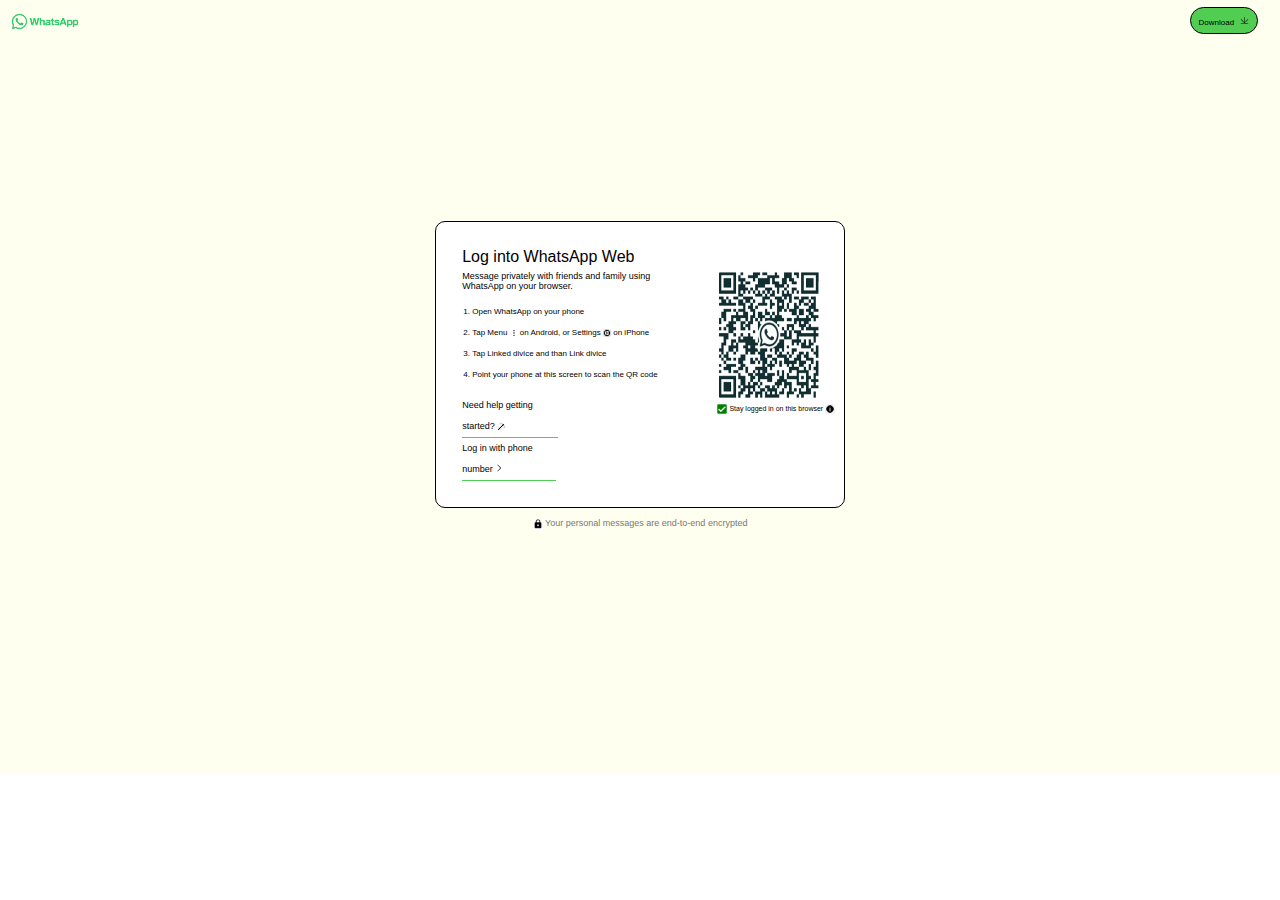
<file: index.html>
<!DOCTYPE html>
<html lang="en">
<head>
    <meta charset="UTF-8">
    <meta name="viewport" content="width=device-width, initial-scale=1.0">
    <title>WhatsApp</title>
    
    <link rel="icon" type="image/x-icon" href="Untitled_design-removebg-preview.png">
    <link rel="stylesheet" href="wstyle.css">
</head>
<body>
    <div class="main">
        <div class="head">
            <div class="what_logo_div">
                <img class="what_logo" src="whatsapp_images-removebg-preview.png" alt="whatsapp image">
            </div>
            <div class="btn_div">
                <button class="btn">
                    <div class="m_div_btn">
                        <div class="btn_content_d">
                             Download
                        </div>
                        
                            <span>
                               <img class="download_icon " src="download.svg"  alt="">
                           </span>
                    </div>
                </button>
            </div>
        </div>
        
        <div class="main_2">
            <div class="a1">
                <div class="a2">
                    <div class="a3">
                        <div class="first">
                            <div >Log into WhatsApp Web</div>
                        </div>

                        <div>
                            <div class="_2a fs fc">Message privately with friends and family using WhatsApp on your browser.
                            </div>
                        </div>

                        <div>
                            <ol class="ol_list fc">
                                <li>Open WhatsApp on your phone</li>
                                <li>Tap 
                                    <strong class="strong_elem">Menu</strong>
                                    <div class="menu_icon_div">
                                        <span>
                                            <img class="menu_icon" src="menu.svg" alt="">
                                        </span>
                                    </div>
                                    on Android, or 
                                    <strong class="strong_elem">
                                        Settings
                                         <div class="setting_icon_div">
                                            <img class="setting_icon" src="setting icon.png" alt="setting icon">
                                        </div>
                                    </strong>
                                    on iPhone
                                </li>
                                <li>
                                    Tap Linked divice and than Link divice
                                </li>
                                <li>
                                    <span>
                                        Point your phone at this screen to scan the QR code
                                    </span>
                                </li>
                            </ol>
    
                            <div class="need fs fc line_height">Need help getting started?
                                 <span>
                                    <img class="arrow_icon" src="arrow forward.png" alt="arrow">
                                  </span>
                            </div>
                            
                            <div class="log fs fc line_height">Log in with phone number 
                                <span>
                                    <img class="chevron_icon" src="chevron.svg" alt="">
                                </span>
                            </div>
                        </div>
                    </div>
                    <div class="a4">
                        <div class="scanner_div">
                            <img class="what_scanner" src="whatsapp scanner.png" alt="">
                        </div>
                        <div class="stay_logged fs_2">
                            <span>
                                <img class="chack" src="green check.png" alt="">
                            </span>
                            Stay logged in on this browser
                            <span>
                                <img class="i_icon" src="i icon.png" alt="">
                            </span>
                        </div>
    
                    </div>
                </div>
  
                
            </div>
            <div class="l_a fs">
                <span><img class="lock_icon" src="lock2.png" alt=""></span>
                <div class="last_1">Your personal messages are end-to-end encrypted</div>
            </div>
        </div>
    </div>
    
    
</body>
</html>
</file>
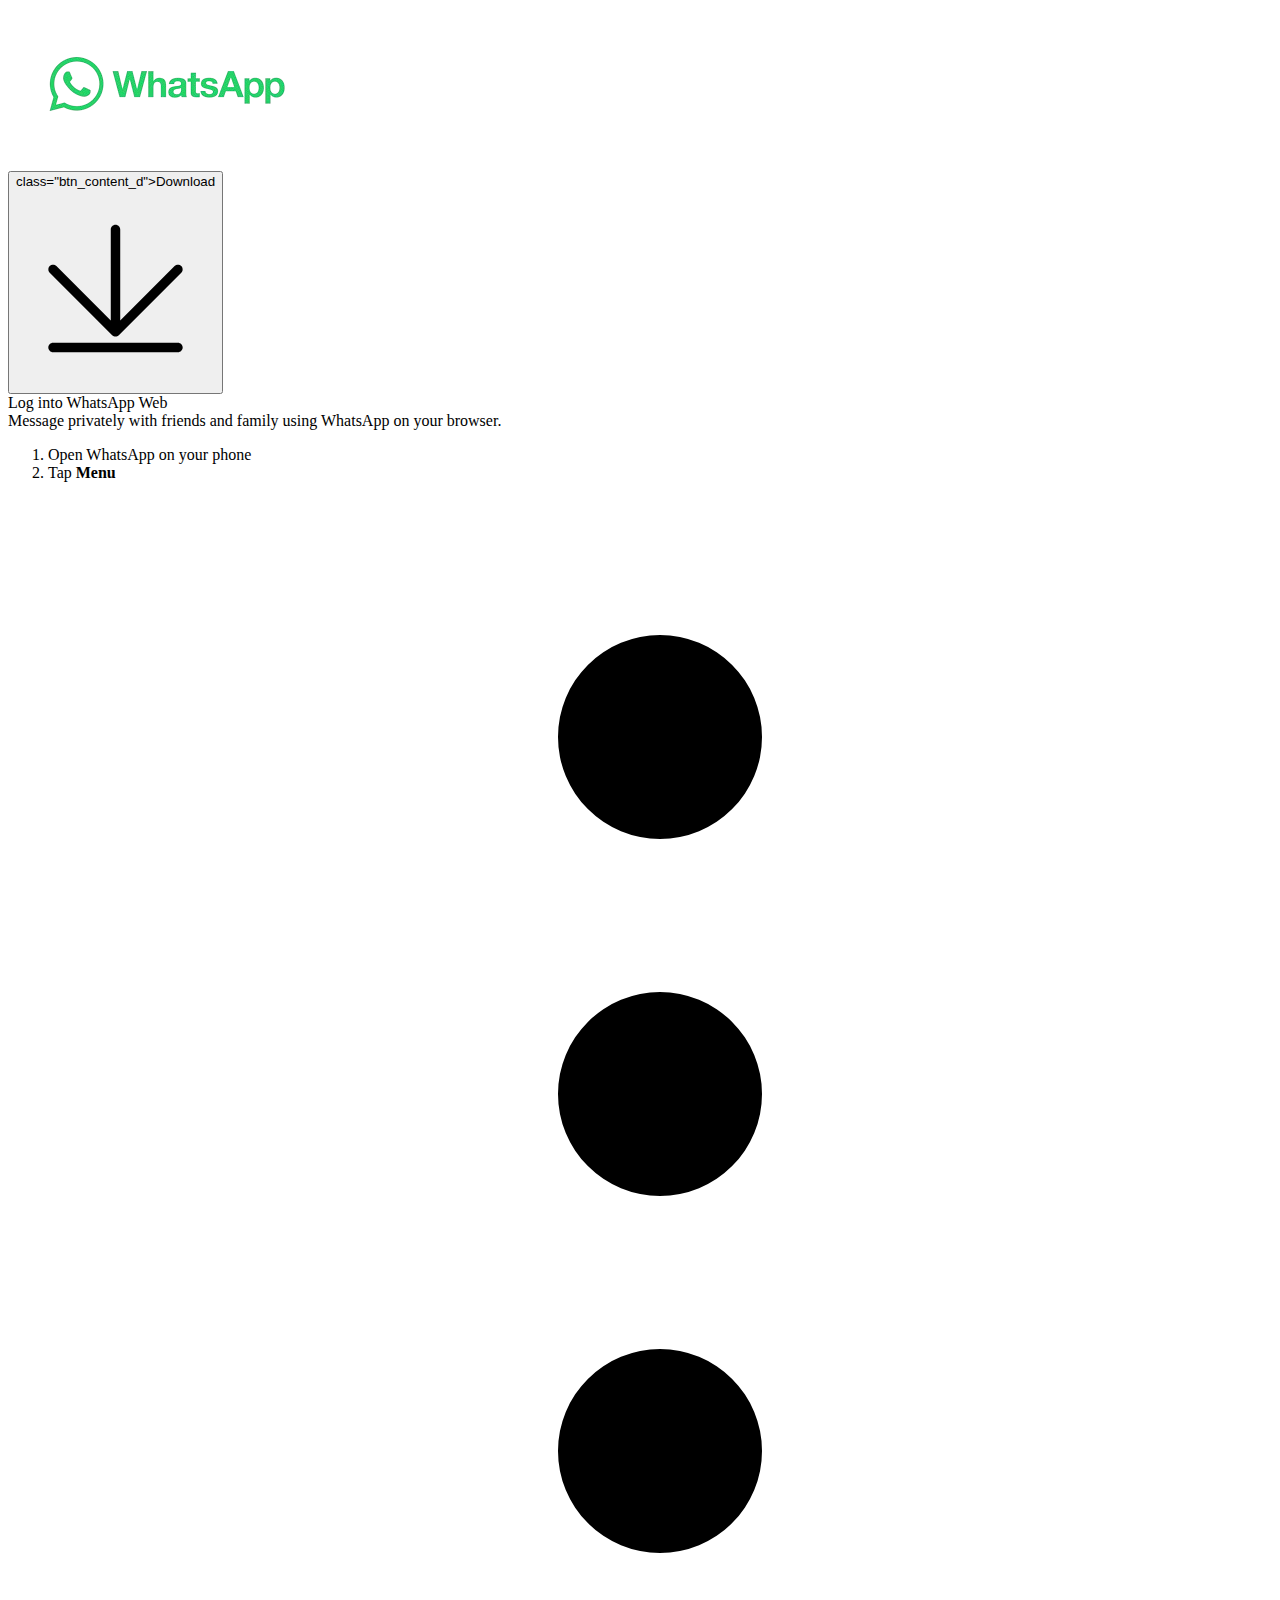
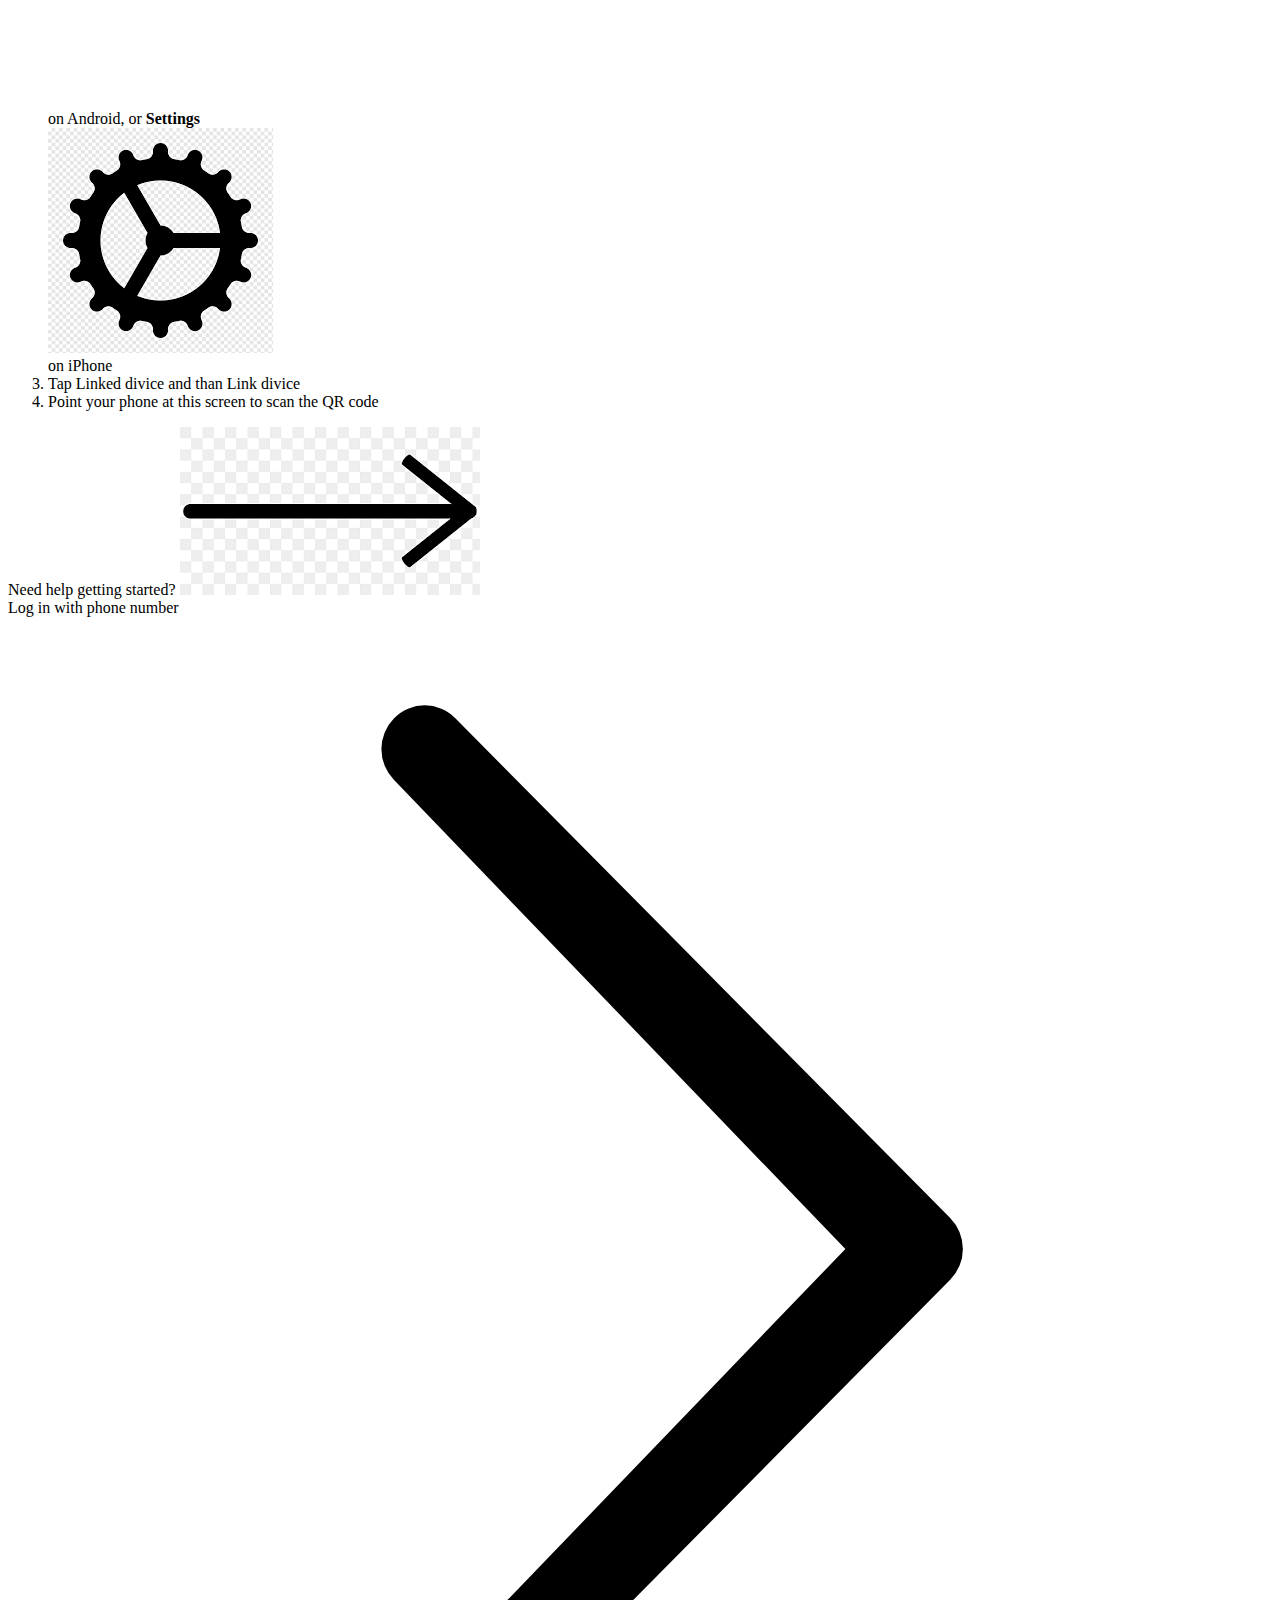
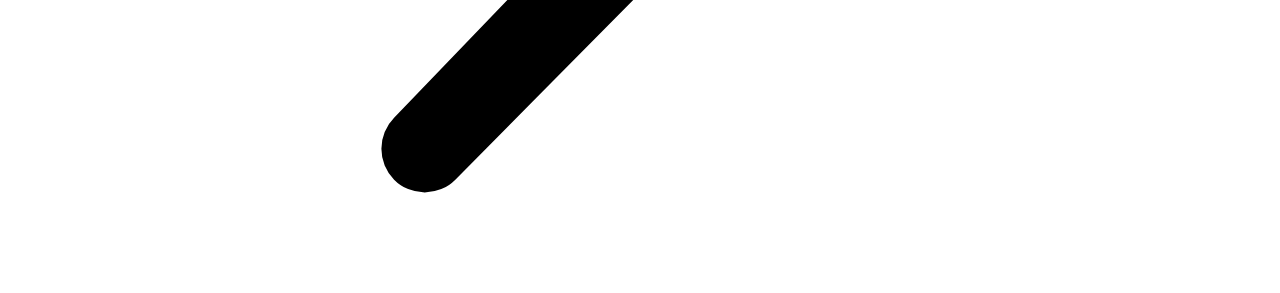
<file: temp.html>
<!DOCTYPE html>
<html lang="en">
<head>
    <meta charset="UTF-8">
    <meta name="viewport" content="width=device-width, initial-scale=1.0">
    <title>Document</title>
</head>
<body>
    <div class="main">
        <div class="head">
            <div class="what_logo_div">
                <img class="what_logo" src="whatsapp_images-removebg-preview.png" alt="whatsapp image">
            </div>
            <div class="btn_div">
                <button class="btn">
                    <div class="m_div_btn">
                        <div>
                            class="btn_content_d">Download
                        </div>
                         <span>
                            <img class="download_icon " src="download.svg" alt="">
                        </span>
                    </div>
                </button>
            </div>
        </div>
        
        <div class="main_2">
            <div class="a1">
                <div class="a2">
                    <div class="a3">
                        <div><div>Log into WhatsApp Web</div></div>
                        <div><div>Message privately with friends and family using WhatsApp on your browser.</div></div>
                        <div>
                            <ol class="ol_list">
                                <li>Open WhatsApp on your phone</li>
                                <li>Tap 
                                    <strong>Menu</strong>
                                    <div class="menu_icon_div">
                                        <span>
                                            <img class="menu_icon" src="menu.svg" alt="">
                                        </span>
                                    </div>
                                    on Android, or 
                                    <strong>
                                        Settings
                                         <div class="setting_icon_div">
                                            <img class="setting_icon" src="setting icon.png" alt="setting icon">
                                        </div>
                                    </strong>
                                    on iPhone
                                </li>
                                <li>
                                    Tap Linked divice and than Link divice
                                </li>
                                <li>
                                    <span>
                                        Point your phone at this screen to scan the QR code
                                    </span>
                                </li>
                            </ol>
    
                            <div>Need help getting started?
                                 <span>
                                    <img class="arrow_icon" src="arrow forward.png" alt="arrow">
                                  </span>
                                </div>
                            <div>Log in with phone number 
                                <span>
                                    <img class="chevron_icon" src="chevron.svg" alt="">
                                </span>
                            </div>
                        </div>
                    </div>
                    <div class="a4">
    
                    </div>
                </div>
            </div>
        </div>
    </div>
    
</body>
</html>
</file>
<file: wstyle.css>
* {
    box-sizing: border-box;
}

body {
    margin: 0;
    padding: 0;
    font-family: "Segoe UI", "Helvetica Neue", Helvetica, "Lucida Grande", Arial, Ubuntu, Cantarell, "Fira Sans", sans-serif;
    /* height: 900px; */
}

.root {
    --color: #111b21;

}

.main {
    background-color: #ffffef;
    width: 100%;
    height: 774px;
}

/* head css */

.head {
    height: 50px;
}

.what_logo_div {
    float: left;
}

.what_logo {
    width: 100%;
    height: 45px;
}

.btn_div {
    float: right;
    margin: 7px;
    margin-right: 0;
    border-radius: 15px;
    width: 7%;
}

.btn {
    border-radius: 15px;
    height: 27px;
    background-color: #51ce51;
    border: 1px solid black;
    width: 76%;
    cursor: pointer;
}

/* .btn:hover {
    background-color: #111b21;
    color: #fff;
} */

.btn_content_d {
    display: inline;
    font-size: 8px;
}

.m_div_btn {
    padding-bottom: 1px;
}

.download_icon {
    margin-left: 3px;
    width: 11px;
    height: 11px;
    /* padding-top: 3px; */
    vertical-align: middle;
}

/* .download_icon:hover {
  fill: #fff;
} */


/* center content css */

.main_2 {
    width: 100%;
    height: 650px;
    display: flex;
    justify-content: center;
    flex-direction: column;
    align-items: center;
}

.a1 {
    display: flex;
    flex-direction: row;
    width: 32%;
    /* height: 250px; */
    border-radius: 10px;
    border: 1px solid black;
    background-color: #fff;
}

.a2 {
    display: flex;
    flex-direction: row;
    flex-wrap: wrap-reverse;
    width: 100%;
}

.a3 {
    width: 69%;
    padding: 26px;
}

._2a {
    margin-top: 5px;
}

.a4 {
    width: 31%;
}

.menu_icon_div {
    display: inline;
}

.menu_icon {
    width: 8px;
    vertical-align: middle;
}

.setting_icon_div {
    display: inline;
}

.setting_icon {
    width: 8px;
    vertical-align: middle;
}

.ol_list {
    margin-top: 10px;
    font-size: 8px;
    /* margin: 0; */
    padding: 0;
    padding-left: 10px;
    line-height: 21px;
}

.fs {
    font-size: 9px; 
}

.fs_2 {
    font-size: 7px;
}

.fc {
    color: var(--color);
}

.line_height {
    line-height: 21px;
}

.need {
    width: 42%;
    margin-top: 10px;
    border-bottom-style: solid;
    border-bottom-width: 1px;
    border-bottom-color: #51ce51;
    /* padding: 1px; */
    /* border-bottom-color: 1px solid #51ce51; */
}

.log {
    width: 41%;
    border-bottom-width: 1px;
    border-bottom-style: solid;
    border-bottom-color: #51ce51;
}

.arrow_icon {
    width: 8px;
    height: 8px;
    vertical-align: middle;
    rotate: 315deg;
}

.chevron_icon {
    width: 8px;
    height: 8px;
}

.scanner_div {
    width: 80%;
    /* margin: auto; */
}

.what_scanner {
    margin-top: 48px;
    height: 130px;
    width: 100%;
}

.l_a {
    margin-top: 10px;
}

.strong_elem {
    font-weight: 400;
}

.chack {
    height: 10px;
    width: 10px;
    vertical-align: middle;
}

.i_icon {
    height: 10px;
    width: 10px;
    vertical-align: middle;
}

.lock_icon {
    height: 10px;
    width: 10px;
    /* display: inline; */
    vertical-align: middle;
}

.last_1 {
    margin-top: 10px;
    display: inline;
    color: #75797c;
    /* font-size: 17px; */
}

@media screen and (max-width:800px) {

    .chack {
        height: 18px;
        width: 18px;
    }

    .need {
        margin-top: 27px;
    }

    .lock_icon {
        height: 18px;
        width: 18px;
    }
    .a1 {
        width: 80%;
        height: 680px;
        border-radius: 25px;
    }
    .a3 {
        width: 100%;
        /* margin: auto; */
    }
    .a4 {
        width: 70%;
        height: 300px;
        margin: auto;
        padding-top: 35px;
    }
    .what_scanner {
        margin-top: 0;
        height: 219px;
        width: 100%;
    }
    
    .scanner_div {
        width: 60%;
        margin: auto;
    }
    .stay_logged {
        width: 57%;
        margin: auto;
        font-size: 1.0rem;
    }

    .fs {
        font-size: 1.125rem;
    }
    .ol_list {
        font-size: 1.229rem;
        padding-left: 20px;
        line-height: 35px;
    }

    .first {font-size: 2rem;}

    .head {
        height: 130px;
    }

    .btn_div {
        margin: 35px;
        border-radius: 15px;
        width: 26%;
        margin-top: 20px;
    }

    .btn {
        border-radius: 25px;
        height: 53px;
        margin-left: 25px;
    }

    .download_icon {
        width: 19px;
        height: 38px;
    }

    .btn_content_d {
        font-size: 16px;
    }

    .what_logo {
        height: 85px;
        margin-top: -3px;
        margin-left: 15px;
    }

    .log {
        margin-top: 20px;
    }

    .menu_icon {
        width: 20px;
        height: 20px;
    }

    .setting_icon {
        width: 20px;
        height: 20px;
    }

    .arrow_icon {
        height: 20px;
        width: 20px;
    }

    .chevron_icon {
        height: 20px;
        width: 20px;
    }
    /* .main_2 {height: 0px;} */
}
</file>
